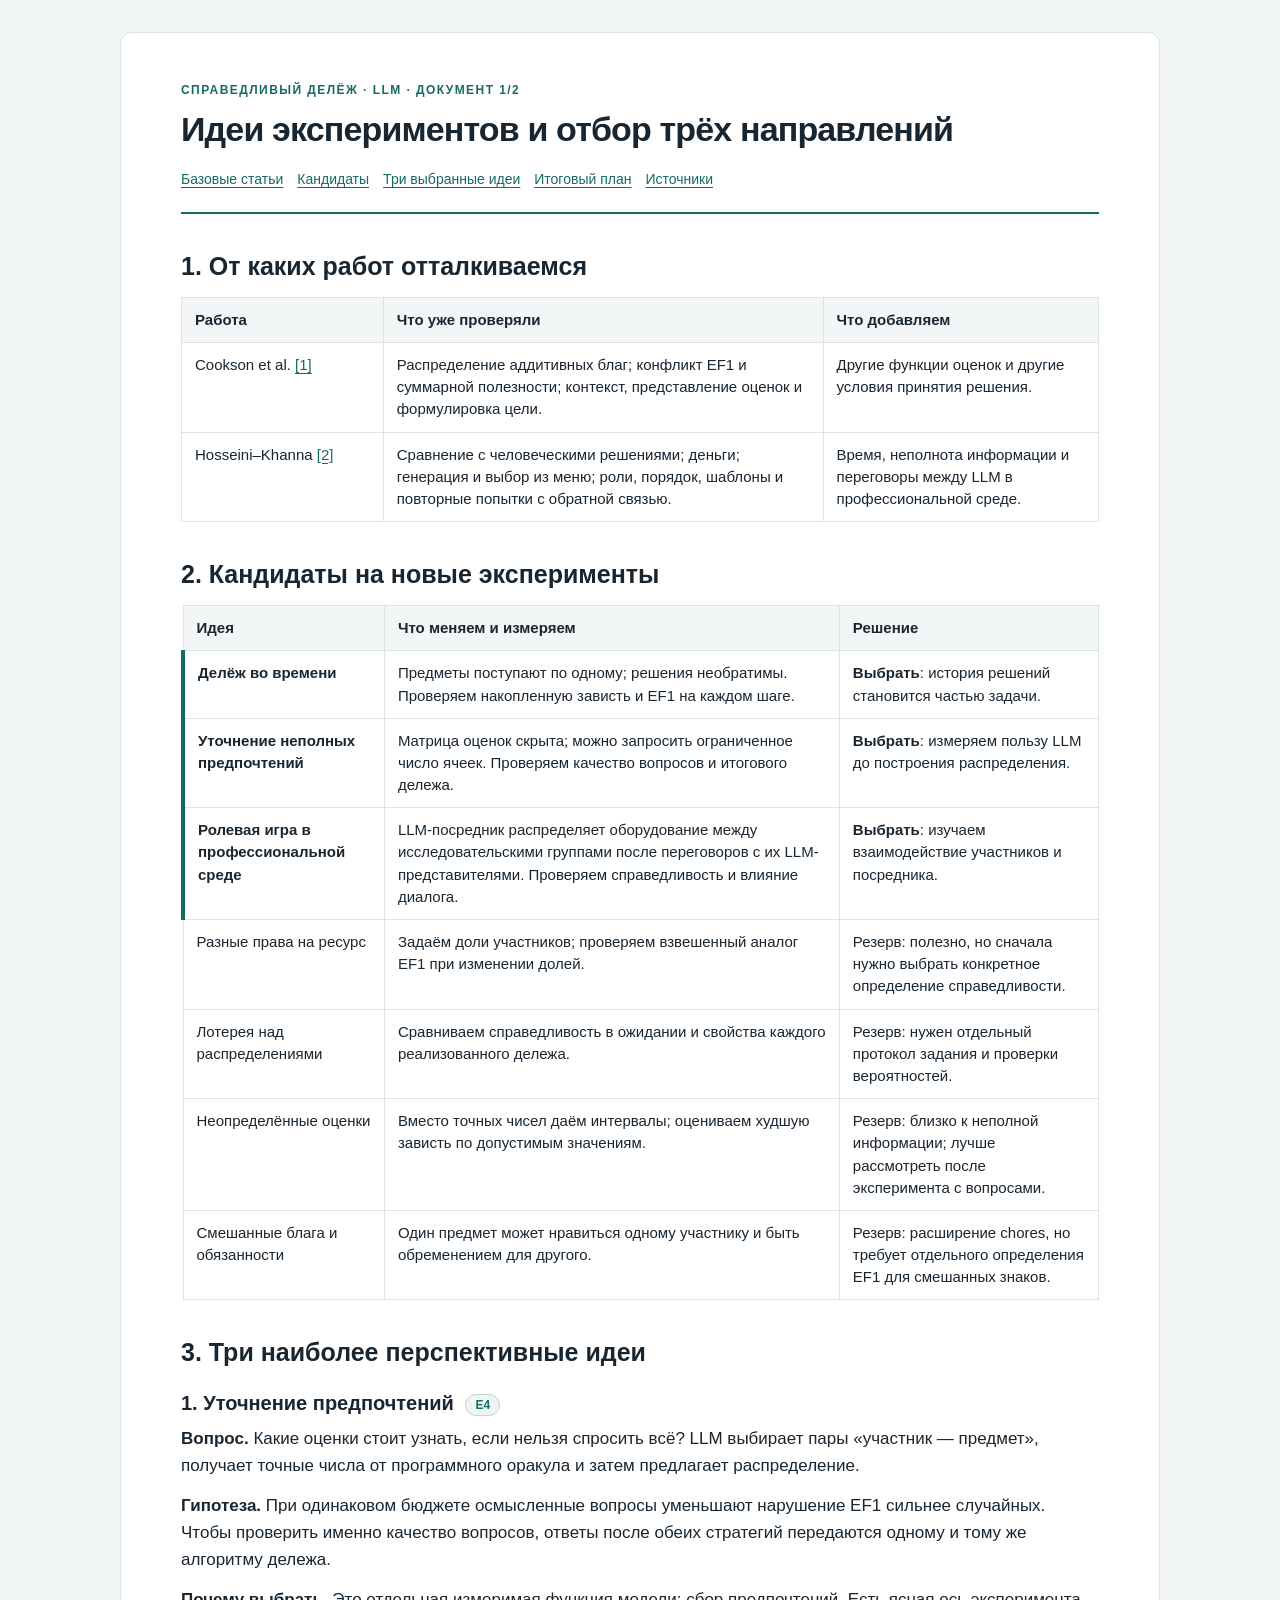
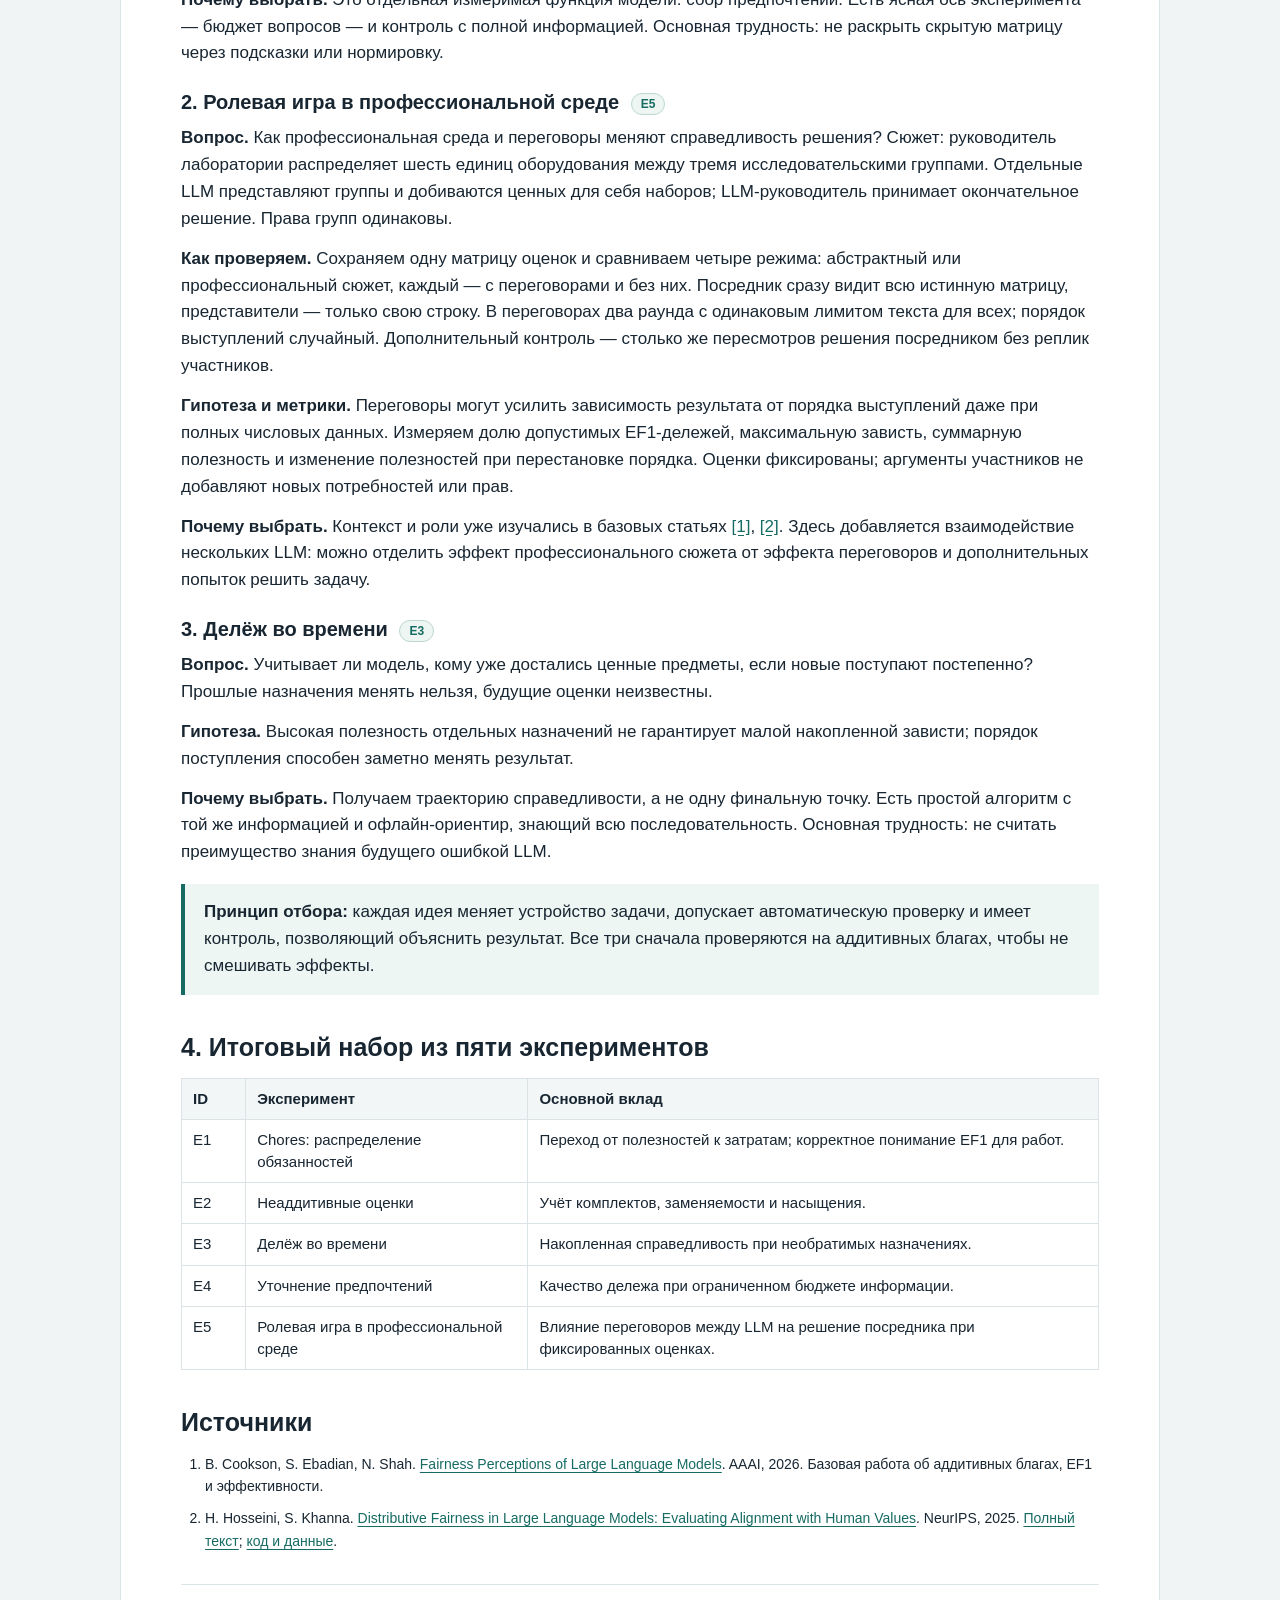
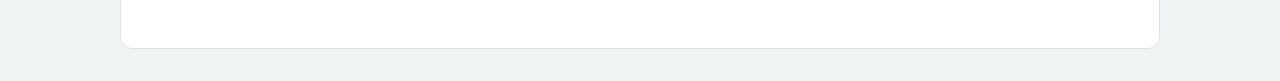
<file: fair_division_experiment_ideas(1).html>
<!doctype html>
<html lang="ru"><head><meta charset="utf-8"><meta name="viewport" content="width=device-width,initial-scale=1"><title>Идеи экспериментов и отбор трёх направлений</title><style>
:root{--ink:#182632;--muted:#52616c;--line:#dce3e6;--accent:#166b63;--wash:#edf6f3;--paper:#fff;--back:#f1f4f5}
*{box-sizing:border-box}html{scroll-behavior:smooth}body{margin:0;background:var(--back);color:var(--ink);font:17px/1.58 -apple-system,BlinkMacSystemFont,"Segoe UI",Arial,sans-serif}
main{max-width:1040px;margin:32px auto;padding:48px 60px;background:var(--paper);border:1px solid var(--line);border-radius:12px}header{border-bottom:2px solid var(--accent);padding-bottom:22px;margin-bottom:28px}
.eyebrow{font-size:12px;letter-spacing:.12em;text-transform:uppercase;color:var(--accent);font-weight:750}h1{font-size:34px;line-height:1.17;letter-spacing:-.025em;margin:10px 0 14px}h2{font-size:25px;line-height:1.28;margin:36px 0 15px}h3{font-size:20px;line-height:1.35;margin:22px 0 8px}p{margin:9px 0 13px}a{color:var(--accent);text-underline-offset:3px}small,.muted{color:var(--muted)}.lead{font-size:18px}.meta{font-size:13px;color:var(--muted)}
nav{display:flex;gap:8px 14px;flex-wrap:wrap;font-size:14px;margin-top:18px}nav a{white-space:nowrap}table{width:100%;border-collapse:collapse;margin:15px 0 20px;font-size:15px;line-height:1.48}th,td{text-align:left;vertical-align:top;border:1px solid var(--line);padding:11px 13px;overflow-wrap:anywhere}th{background:#f3f6f7;font-weight:650}tr.selected td:first-child{border-left:4px solid var(--accent)}
.callout{background:var(--wash);border-left:4px solid var(--accent);padding:15px 19px;margin:18px 0}.callout p:last-child{margin-bottom:0}.badge{display:inline-block;font-size:12px;font-weight:700;color:var(--accent);border:1px solid #bdd8d1;background:var(--wash);border-radius:20px;padding:2px 9px;vertical-align:middle;margin-left:6px}.formula{font-family:"Cambria Math","Times New Roman",serif;font-size:21px;line-height:1.65;background:#f6f8f9;border:1px solid var(--line);border-radius:6px;padding:12px 16px;margin:12px 0;overflow-x:auto}.formula .note{font:14px/1.5 -apple-system,BlinkMacSystemFont,"Segoe UI",Arial,sans-serif;color:var(--muted);display:block;margin-top:5px}.spec{margin:14px 0}.spec>div{display:grid;grid-template-columns:126px 1fr;gap:16px;padding:9px 0;border-bottom:1px solid #e9edef}.spec dt{font-weight:650;color:var(--accent)}.spec dd{margin:0}.spec dd p:first-child{margin-top:0}.spec dd p:last-child{margin-bottom:0}ul,ol{padding-left:24px;margin:9px 0 16px}li{margin:5px 0}section{scroll-margin-top:24px}code,pre{font-family:Consolas,"Liberation Mono",monospace}code{font-size:.87em;background:#f0f3f4;padding:1px 4px;border-radius:3px}pre{white-space:pre-wrap;overflow-wrap:anywhere;background:#f4f7f8;padding:16px;font-size:13px;line-height:1.5;border-radius:6px}.sources{font-size:14px}.sources li{margin:10px 0}footer{border-top:1px solid var(--line);padding-top:15px;margin-top:32px;font-size:13px;color:var(--muted)}.tight td,.tight th{padding:9px 11px}table th:first-child,table td:first-child{width:22%;overflow-wrap:normal;word-break:normal;hyphens:auto}table.id-table th:first-child,table.id-table td:first-child{width:7%;white-space:nowrap}
@media(max-width:700px){main{margin:0;border:0;border-radius:0;padding:27px 19px}h1{font-size:28px}h2{font-size:23px}body{font-size:16px}table{font-size:13px}td,th{padding:8px}.spec>div{grid-template-columns:1fr;gap:3px}.formula{font-size:19px}nav{gap:7px 12px}}
@media print{@page{size:A4;margin:17mm 16mm}html,body{background:#fff;font-size:10pt;line-height:1.43}main{margin:0;padding:0;border:0;max-width:none}header{margin-bottom:15px;padding-bottom:13px}h1{font-size:25pt}h2{font-size:17pt;margin-top:22px}h3{font-size:13pt}table{font-size:9pt}th,td{padding:7px 8px}.lead{font-size:11pt}.formula{font-size:14pt;padding:8px 11px}nav{display:none}.spec>div{grid-template-columns:95px 1fr;gap:12px;padding:6px 0}.eyebrow{font-size:8pt}h1,h2,h3,dt{break-after:avoid}tr,.callout,.formula,.spec>div{break-inside:avoid}thead{display:table-header-group}a{color:inherit}p,li{orphans:3;widows:3}footer{font-size:8pt}.sources{font-size:9pt}.meta{font-size:9pt}}
</style></head>
<body><main><header><div class="eyebrow">Справедливый делёж · LLM · Документ 1/2</div><h1>Идеи экспериментов и отбор трёх направлений</h1><div class="meta"></div><nav aria-label="Содержание"><a href="#base">Базовые статьи</a><a href="#pool">Кандидаты</a><a href="#top">Три выбранные идеи</a><a href="#plan">Итоговый план</a><a href="#sources">Источники</a></nav></header>
<section id="base"><h2>1. От каких работ отталкиваемся</h2>
<table><thead><tr><th>Работа</th><th>Что уже проверяли</th><th>Что добавляем</th></tr></thead><tbody>
<tr><td>Cookson et al. <a href="#s1">[1]</a></td><td>Распределение аддитивных благ; конфликт EF1 и суммарной полезности; контекст, представление оценок и формулировка цели.</td><td>Другие функции оценок и другие условия принятия решения.</td></tr>
<tr><td>Hosseini–Khanna <a href="#s2">[2]</a></td><td>Сравнение с человеческими решениями; деньги; генерация и выбор из меню; роли, порядок, шаблоны и повторные попытки с обратной связью.</td><td>Время, неполнота информации и переговоры между LLM в профессиональной среде.</td></tr>
</tbody></table>
</section>

<section id="pool"><h2>2. Кандидаты на новые эксперименты</h2>
<table><thead><tr><th>Идея</th><th>Что меняем и измеряем</th><th>Решение</th></tr></thead><tbody>
<tr class="selected"><td><strong>Делёж во времени</strong></td><td>Предметы поступают по одному; решения необратимы. Проверяем накопленную зависть и EF1 на каждом шаге.</td><td><strong>Выбрать</strong>: история решений становится частью задачи.</td></tr>
<tr class="selected"><td><strong>Уточнение неполных предпочтений</strong></td><td>Матрица оценок скрыта; можно запросить ограниченное число ячеек. Проверяем качество вопросов и итогового дележа.</td><td><strong>Выбрать</strong>: измеряем пользу LLM до построения распределения.</td></tr>
<tr class="selected"><td><strong>Ролевая игра в профессиональной среде</strong></td><td>LLM-посредник распределяет оборудование между исследовательскими группами после переговоров с их LLM-представителями. Проверяем справедливость и влияние диалога.</td><td><strong>Выбрать</strong>: изучаем взаимодействие участников и посредника.</td></tr>
<tr><td>Разные права на ресурс</td><td>Задаём доли участников; проверяем взвешенный аналог EF1 при изменении долей.</td><td>Резерв: полезно, но сначала нужно выбрать конкретное определение справедливости.</td></tr>
<tr><td>Лотерея над распределениями</td><td>Сравниваем справедливость в ожидании и свойства каждого реализованного дележа.</td><td>Резерв: нужен отдельный протокол задания и проверки вероятностей.</td></tr>
<tr><td>Неопределённые оценки</td><td>Вместо точных чисел даём интервалы; оцениваем худшую зависть по допустимым значениям.</td><td>Резерв: близко к неполной информации; лучше рассмотреть после эксперимента с вопросами.</td></tr>
<tr><td>Смешанные блага и обязанности</td><td>Один предмет может нравиться одному участнику и быть обременением для другого.</td><td>Резерв: расширение chores, но требует отдельного определения EF1 для смешанных знаков.</td></tr>
</tbody></table></section>

<section id="top"><h2>3. Три наиболее перспективные идеи</h2>

<h3>1. Уточнение предпочтений <span class="badge">E4</span></h3>
<p><strong>Вопрос.</strong> Какие оценки стоит узнать, если нельзя спросить всё? LLM выбирает пары «участник — предмет», получает точные числа от программного оракула и затем предлагает распределение.</p>
<p><strong>Гипотеза.</strong> При одинаковом бюджете осмысленные вопросы уменьшают нарушение EF1 сильнее случайных. Чтобы проверить именно качество вопросов, ответы после обеих стратегий передаются одному и тому же алгоритму дележа.</p>
<p><strong>Почему выбрать.</strong> Это отдельная измеримая функция модели: сбор предпочтений. Есть ясная ось эксперимента — бюджет вопросов — и контроль с полной информацией. Основная трудность: не раскрыть скрытую матрицу через подсказки или нормировку.</p>

<h3>2. Ролевая игра в профессиональной среде <span class="badge">E5</span></h3>
<p><strong>Вопрос.</strong> Как профессиональная среда и переговоры меняют справедливость решения? Сюжет: руководитель лаборатории распределяет шесть единиц оборудования между тремя исследовательскими группами. Отдельные LLM представляют группы и добиваются ценных для себя наборов; LLM-руководитель принимает окончательное решение. Права групп одинаковы.</p>
<p><strong>Как проверяем.</strong> Сохраняем одну матрицу оценок и сравниваем четыре режима: абстрактный или профессиональный сюжет, каждый — с переговорами и без них. Посредник сразу видит всю истинную матрицу, представители — только свою строку. В переговорах два раунда с одинаковым лимитом текста для всех; порядок выступлений случайный. Дополнительный контроль — столько же пересмотров решения посредником без реплик участников.</p>
<p><strong>Гипотеза и метрики.</strong> Переговоры могут усилить зависимость результата от порядка выступлений даже при полных числовых данных. Измеряем долю допустимых EF1-дележей, максимальную зависть, суммарную полезность и изменение полезностей при перестановке порядка. Оценки фиксированы; аргументы участников не добавляют новых потребностей или прав.</p>
<p><strong>Почему выбрать.</strong> Контекст и роли уже изучались в базовых статьях <a href="#s1">[1]</a>, <a href="#s2">[2]</a>. Здесь добавляется взаимодействие нескольких LLM: можно отделить эффект профессионального сюжета от эффекта переговоров и дополнительных попыток решить задачу.</p>

<h3>3. Делёж во времени <span class="badge">E3</span></h3>
<p><strong>Вопрос.</strong> Учитывает ли модель, кому уже достались ценные предметы, если новые поступают постепенно? Прошлые назначения менять нельзя, будущие оценки неизвестны.</p>
<p><strong>Гипотеза.</strong> Высокая полезность отдельных назначений не гарантирует малой накопленной зависти; порядок поступления способен заметно менять результат.</p>
<p><strong>Почему выбрать.</strong> Получаем траекторию справедливости, а не одну финальную точку. Есть простой алгоритм с той же информацией и офлайн-ориентир, знающий всю последовательность. Основная трудность: не считать преимущество знания будущего ошибкой LLM.</p>

<div class="callout"><strong>Принцип отбора:</strong> каждая идея меняет устройство задачи, допускает автоматическую проверку и имеет контроль, позволяющий объяснить результат. Все три сначала проверяются на аддитивных благах, чтобы не смешивать эффекты.</div>
</section>

<section id="plan"><h2>4. Итоговый набор из пяти экспериментов</h2>
<table class="tight id-table"><thead><tr><th>ID</th><th>Эксперимент</th><th>Основной вклад</th></tr></thead><tbody>
<tr><td>E1</td><td>Chores: распределение обязанностей</td><td>Переход от полезностей к затратам; корректное понимание EF1 для работ.</td></tr>
<tr><td>E2</td><td>Неаддитивные оценки</td><td>Учёт комплектов, заменяемости и насыщения.</td></tr>
<tr><td>E3</td><td>Делёж во времени</td><td>Накопленная справедливость при необратимых назначениях.</td></tr>
<tr><td>E4</td><td>Уточнение предпочтений</td><td>Качество дележа при ограниченном бюджете информации.</td></tr>
<tr><td>E5</td><td>Ролевая игра в профессиональной среде</td><td>Влияние переговоров между LLM на решение посредника при фиксированных оценках.</td></tr>
</tbody></table>
</section>

<section id="sources" class="sources"><h2>Источники</h2><ol>
<li id="s1">B. Cookson, S. Ebadian, N. Shah. <a href="https://ojs.aaai.org/index.php/AAAI/article/view/40848">Fairness Perceptions of Large Language Models</a>. AAAI, 2026. Базовая работа об аддитивных благах, EF1 и эффективности.</li>
<li id="s2">H. Hosseini, S. Khanna. <a href="https://papers.neurips.cc/paper_files/paper/2025/hash/7d411ed79f762a0e99337cf4ce38938a-Abstract-Conference.html">Distributive Fairness in Large Language Models: Evaluating Alignment with Human Values</a>. NeurIPS, 2025. <a href="https://arxiv.org/html/2502.00313v2">Полный текст</a>; <a href="https://github.com/SamarthKhanna/Distributive-Fairness-LLMs">код и данные</a>.</li>
</ol></section><footer></footer></main></body></html>
</file>
